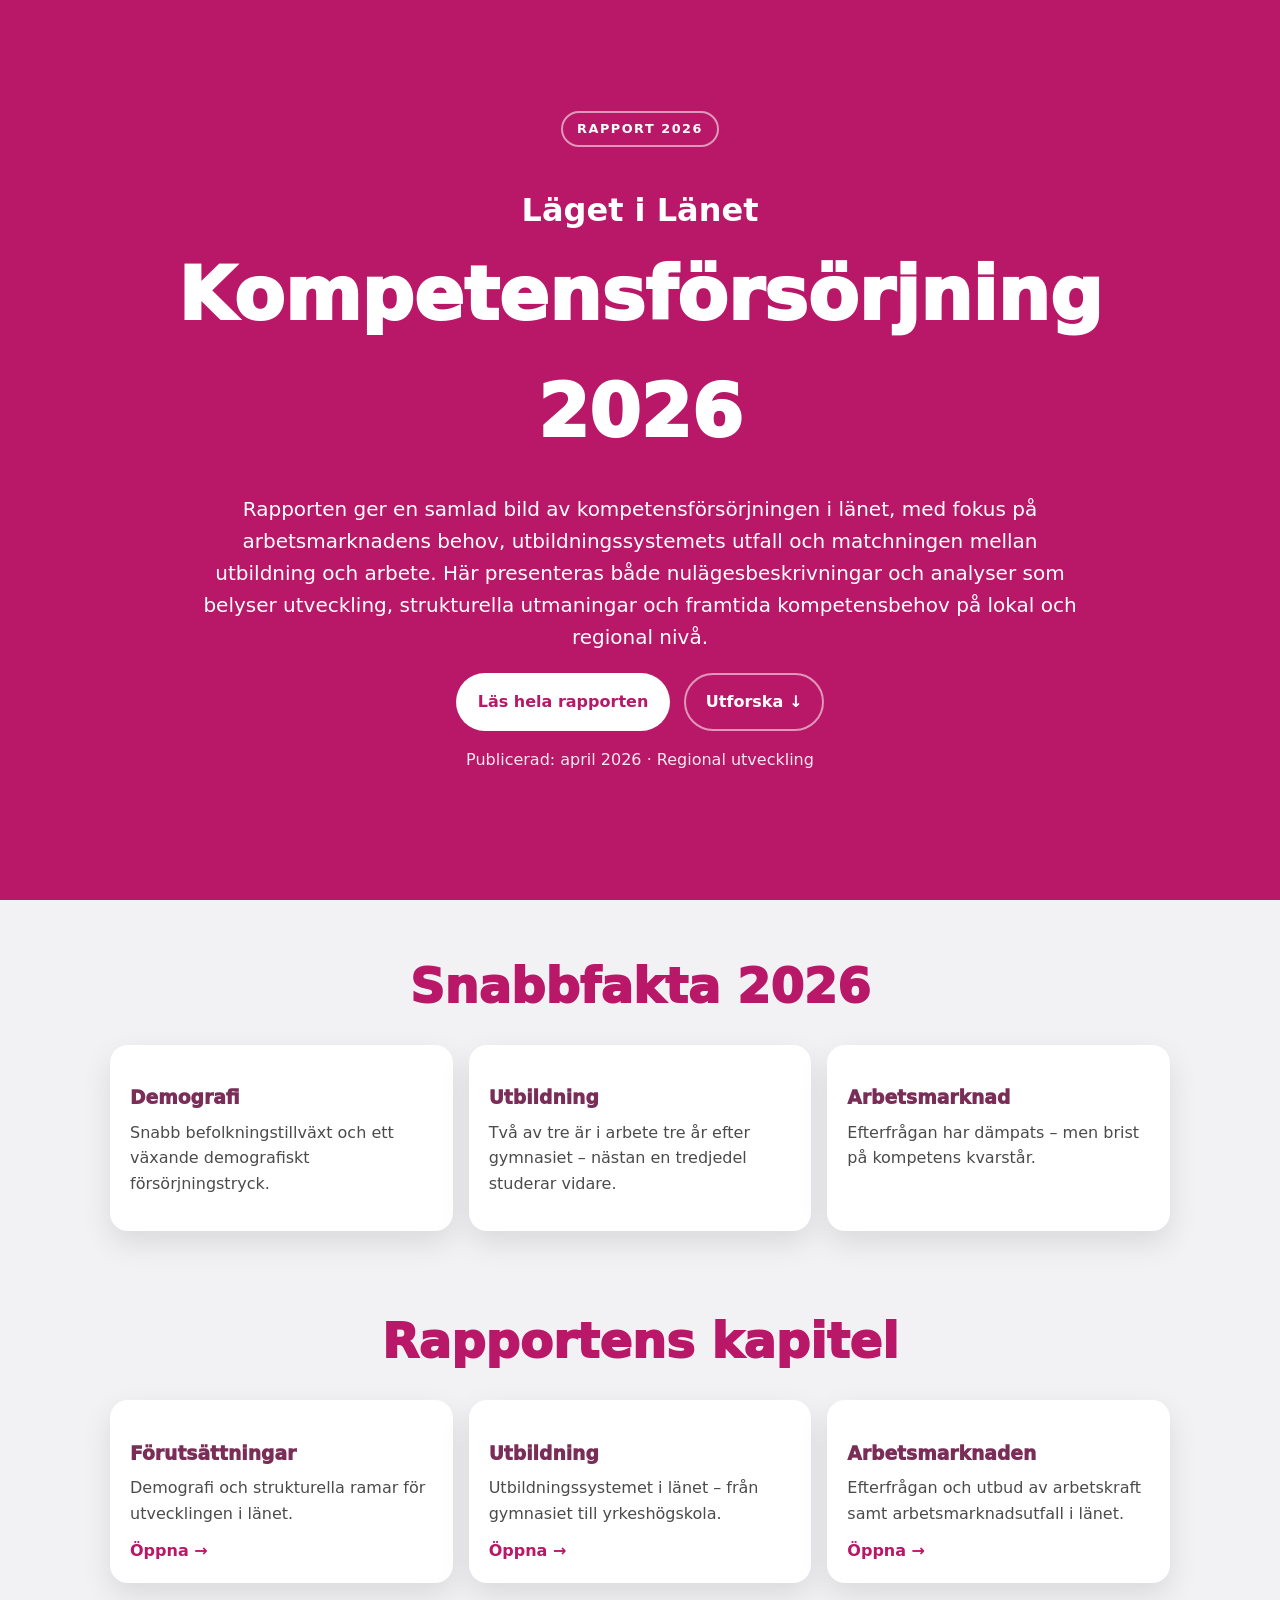
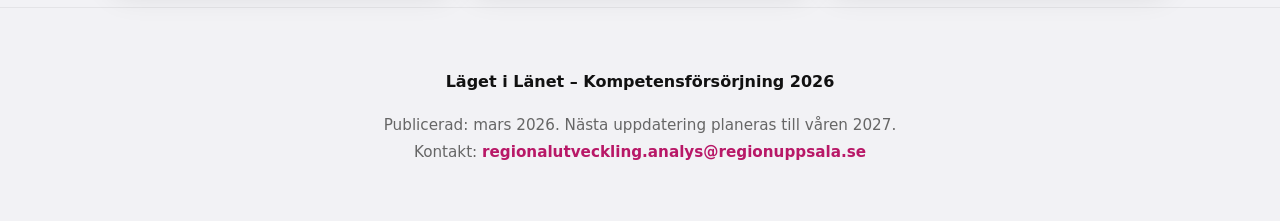
<file: index.html>
<!doctype html>
<html lang="sv">
<head>
  <meta charset="utf-8">
  <title>Läget i Länet – Kompetensförsörjning 2026</title>
  <meta name="viewport" content="width=device-width,initial-scale=1">

  <link rel="stylesheet" href="styles.css">
  <link rel="stylesheet" href="landing.css">
</head>

<body class="landing-clean">

  <!-- ===== HERO (helskärm, magenta) ===== -->
  <header class="hero-full" id="top">
    <div class="hero-inner">
      <p class="hero-tag">Rapport 2026</p>

      <h1>
        <span class="title-top">Läget i Länet</span>
        <span class="title-bottom">Kompetensförsörjning 2026</span>
      </h1>

      <p class="hero-lead">
        Rapporten ger en samlad bild av kompetensförsörjningen i länet, 
        med fokus på arbetsmarknadens behov, utbildningssystemets utfall och 
        matchningen mellan utbildning och arbete. Här presenteras både 
        nulägesbeskrivningar och analyser som belyser utveckling, strukturella 
        utmaningar och framtida kompetensbehov på lokal och regional nivå.
      </p>

      <div class="hero-cta">
        <a class="btn primary" href="Inledning.html">Läs hela rapporten</a>
        <a class="btn ghost" href="#snabbfakta">Utforska ↓</a>
      </div>

      <p class="hero-meta">
        Publicerad: april 2026 · Regional utveckling
      </p>
    </div>
  </header>

  <main>

    <!-- ===== SNABBFAKTA ===== -->
    <section class="section" id="snabbfakta">
      <div class="container">
        <h2 class="section-title">Snabbfakta 2026</h2>

        <div class="grid cards-mini">
          <article class="card">
            <h3>Demografi</h3>
            <p>Snabb befolkningstillväxt och ett växande demografiskt försörjningstryck.</p>
          </article>

          <article class="card">
            <h3>Utbildning</h3>
            <p>Två av tre är i arbete tre år efter gymnasiet – nästan en tredjedel studerar vidare.</p>
          </article>

          <article class="card">
            <h3>Arbetsmarknad</h3>
            <p>Efterfrågan har dämpats – men brist på kompetens kvarstår.</p>
          </article>
        </div>
      </div>
    </section>

    <!-- ===== RAPPORTENS DELAR ===== -->
    <section class="section" id="delar">
      <div class="container">
        <h2 class="section-title">Rapportens kapitel</h2>

        <div class="grid cards-parts">
          <article class="card part">
            <h3>Förutsättningar</h3>
            <p>Demografi och strukturella ramar för utvecklingen i länet.</p>
            <a class="link" href="Förutsättningar.html">Öppna →</a>
          </article>

          <article class="card part">
            <h3>Utbildning</h3>
            <p>Utbildningssystemet i länet – från gymnasiet till yrkeshögskola.</p>
            <a class="link" href="Utbildning_och_kompetensflöden.html">Öppna →</a>
          </article>

          <article class="card part">
            <h3>Arbetsmarknaden</h3>
            <p>Efterfrågan och utbud av arbetskraft samt arbetsmarknadsutfall i länet.</p>
            <a class="link" href="Arbetsmarknaden.html">Öppna →</a>
          </article>
        </div>
      </div>
    </section>


    <!-- ===== OM RAPPORTEN ===== -->
    <section class="text-section" id="om">
      <div class="container text-narrow">
        <h2 class="section-title"></h2>

        <p>
          <strong>Läget i Länet – Kompetensförsörjning 2026</strong>
        </p>

        <p class="meta">
          Publicerad: mars 2026. Nästa uppdatering planeras till våren 2027.<br>
          Kontakt: <a class="inline-link" href="mailto:regionalutveckling.analys@regionuppsala.se">regionalutveckling.analys@regionuppsala.se</a>
        </p>
      </div>
    </section>

  </main>

</body>
</html>
</file>
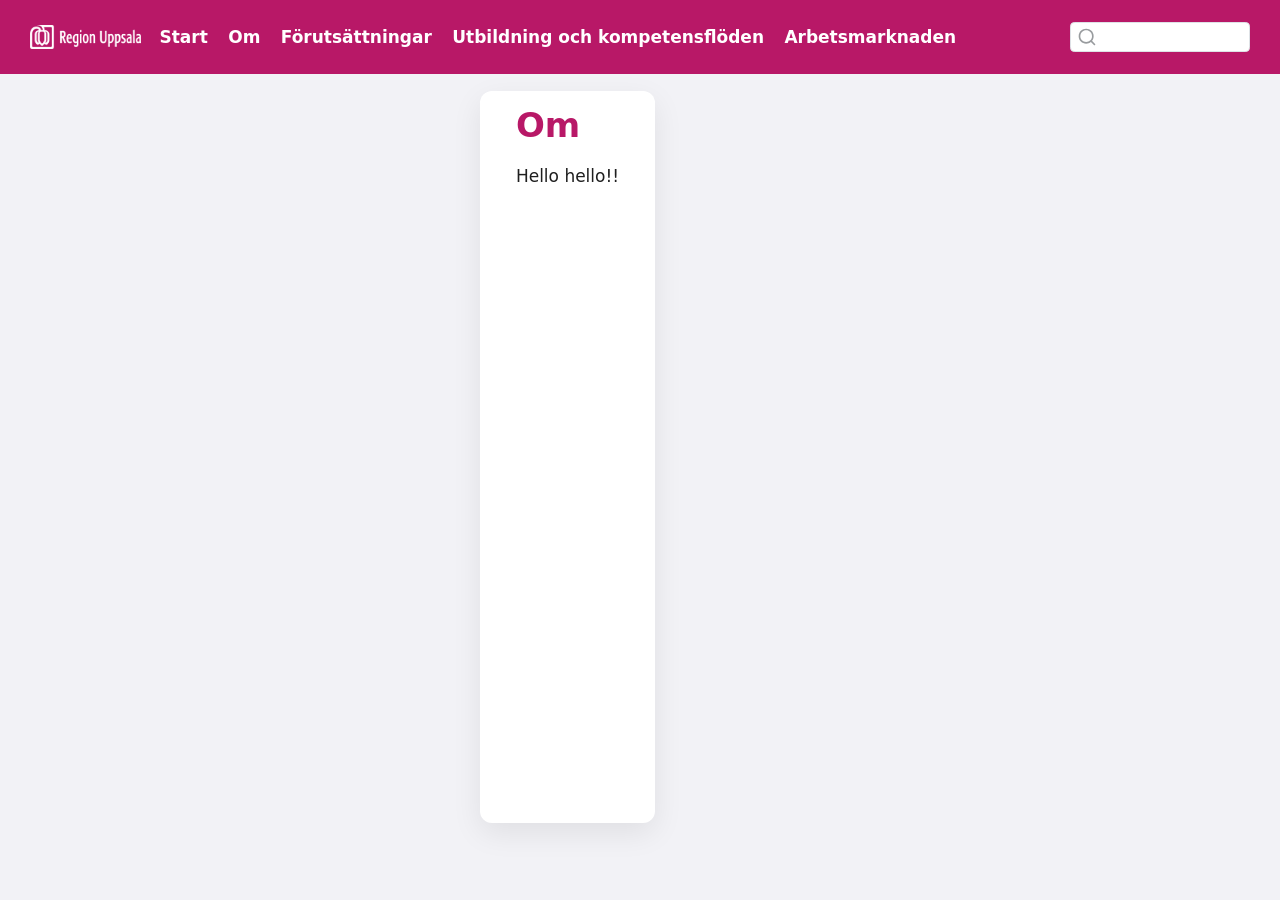
<file: Om.html>
<!DOCTYPE html>
<html xmlns="http://www.w3.org/1999/xhtml" lang="sv" xml:lang="sv"><head>

<meta charset="utf-8">
<meta name="generator" content="quarto-1.5.57">

<meta name="viewport" content="width=device-width, initial-scale=1.0, user-scalable=yes">


<title>Om</title>
<style>
code{white-space: pre-wrap;}
span.smallcaps{font-variant: small-caps;}
div.columns{display: flex; gap: min(4vw, 1.5em);}
div.column{flex: auto; overflow-x: auto;}
div.hanging-indent{margin-left: 1.5em; text-indent: -1.5em;}
ul.task-list{list-style: none;}
ul.task-list li input[type="checkbox"] {
  width: 0.8em;
  margin: 0 0.8em 0.2em -1em; /* quarto-specific, see https://github.com/quarto-dev/quarto-cli/issues/4556 */ 
  vertical-align: middle;
}
</style>


<script src="site_libs/quarto-nav/quarto-nav.js"></script>
<script src="site_libs/quarto-nav/headroom.min.js"></script>
<script src="site_libs/clipboard/clipboard.min.js"></script>
<script src="site_libs/quarto-search/autocomplete.umd.js"></script>
<script src="site_libs/quarto-search/fuse.min.js"></script>
<script src="site_libs/quarto-search/quarto-search.js"></script>
<meta name="quarto:offset" content="./">
<script src="site_libs/quarto-html/quarto.js"></script>
<script src="site_libs/quarto-html/popper.min.js"></script>
<script src="site_libs/quarto-html/tippy.umd.min.js"></script>
<script src="site_libs/quarto-html/anchor.min.js"></script>
<link href="site_libs/quarto-html/tippy.css" rel="stylesheet">
<link href="site_libs/quarto-html/quarto-syntax-highlighting.css" rel="stylesheet" id="quarto-text-highlighting-styles">
<script src="site_libs/bootstrap/bootstrap.min.js"></script>
<link href="site_libs/bootstrap/bootstrap-icons.css" rel="stylesheet">
<link href="site_libs/bootstrap/bootstrap.min.css" rel="stylesheet" id="quarto-bootstrap" data-mode="light">
<script id="quarto-search-options" type="application/json">{
  "location": "navbar",
  "copy-button": false,
  "collapse-after": 3,
  "panel-placement": "end",
  "type": "textbox",
  "limit": 50,
  "keyboard-shortcut": [
    "f",
    "/",
    "s"
  ],
  "language": {
    "search-no-results-text": "Inget resultat",
    "search-matching-documents-text": "matchande dokument",
    "search-copy-link-title": "Kopiera länk för att söka",
    "search-hide-matches-text": "Göm ytterligare resultat",
    "search-more-match-text": "annat resultat i detta dokument",
    "search-more-matches-text": "fler resultat i detta dokument",
    "search-clear-button-title": "Rensa",
    "search-text-placeholder": "",
    "search-detached-cancel-button-title": "Avbryt",
    "search-submit-button-title": "Verkställ",
    "search-label": "Sök"
  }
}</script>
<script>

function setView(containerId, viewName){

  const root = document.getElementById(containerId);

  if(!root) return;



  root.querySelectorAll("[data-view]").forEach(el => {

    el.style.display = "none";

  });



  root.querySelectorAll('[data-view="' + viewName + '"]').forEach(el => {

    el.style.display = "";

  });

}



function initViewSwitches(){

  document.querySelectorAll("[data-view-container]").forEach(root => {

    const sel = root.querySelector("select[data-view-select]");

    if (sel) {

      setView(root.id, sel.value);

      sel.addEventListener("change", () => setView(root.id, sel.value));

    }

  });

}



if (document.readyState === "loading") {

  document.addEventListener("DOMContentLoaded", initViewSwitches);

} else {

  initViewSwitches();

}

</script>



<link rel="stylesheet" href="styles.css">
</head>

<body class="nav-fixed">

<div id="quarto-search-results"></div>
  <header id="quarto-header" class="headroom fixed-top">
    <nav class="navbar navbar-expand-lg " data-bs-theme="dark">
      <div class="navbar-container container-fluid">
      <div class="navbar-brand-container mx-auto">
    <a href="index.html" class="navbar-brand navbar-brand-logo">
    <img src="./Logo/Region Uppsala_Logo_CMYK_Vit.png" alt="Region Uppsala" class="navbar-logo">
    </a>
  </div>
            <div id="quarto-search" class="" title="Sök"></div>
          <button class="navbar-toggler" type="button" data-bs-toggle="collapse" data-bs-target="#navbarCollapse" aria-controls="navbarCollapse" role="menu" aria-expanded="false" aria-label="Skifta navigering" onclick="if (window.quartoToggleHeadroom) { window.quartoToggleHeadroom(); }">
  <span class="navbar-toggler-icon"></span>
</button>
          <div class="collapse navbar-collapse" id="navbarCollapse">
            <ul class="navbar-nav navbar-nav-scroll me-auto">
  <li class="nav-item">
    <a class="nav-link" href="./index.html"> 
<span class="menu-text">Start</span></a>
  </li>  
  <li class="nav-item">
    <a class="nav-link" href="./Inledning.html"> 
<span class="menu-text">Om</span></a>
  </li>  
  <li class="nav-item">
    <a class="nav-link" href="./Förutsättningar.html"> 
<span class="menu-text">Förutsättningar</span></a>
  </li>  
  <li class="nav-item">
    <a class="nav-link" href="./Utbildning_och_kompetensflöden.html"> 
<span class="menu-text">Utbildning och kompetensflöden</span></a>
  </li>  
  <li class="nav-item">
    <a class="nav-link" href="./Arbetsmarknaden.html"> 
<span class="menu-text">Arbetsmarknaden</span></a>
  </li>  
</ul>
          </div> <!-- /navcollapse -->
            <div class="quarto-navbar-tools">
</div>
      </div> <!-- /container-fluid -->
    </nav>
</header>
<!-- content -->
<div id="quarto-content" class="quarto-container page-columns page-rows-contents page-layout-article page-navbar">
<!-- sidebar -->
<!-- margin-sidebar -->
    <div id="quarto-margin-sidebar" class="sidebar margin-sidebar zindex-bottom">
        
    </div>
<!-- main -->
<main class="content" id="quarto-document-content">

<header id="title-block-header" class="quarto-title-block default">
<div class="quarto-title">
<h1 class="title">Om</h1>
</div>



<div class="quarto-title-meta">

    
  
    
  </div>
  


</header>


<p>Hello hello!!</p>



</main> <!-- /main -->
<script id="quarto-html-after-body" type="application/javascript">
window.document.addEventListener("DOMContentLoaded", function (event) {
  const toggleBodyColorMode = (bsSheetEl) => {
    const mode = bsSheetEl.getAttribute("data-mode");
    const bodyEl = window.document.querySelector("body");
    if (mode === "dark") {
      bodyEl.classList.add("quarto-dark");
      bodyEl.classList.remove("quarto-light");
    } else {
      bodyEl.classList.add("quarto-light");
      bodyEl.classList.remove("quarto-dark");
    }
  }
  const toggleBodyColorPrimary = () => {
    const bsSheetEl = window.document.querySelector("link#quarto-bootstrap");
    if (bsSheetEl) {
      toggleBodyColorMode(bsSheetEl);
    }
  }
  toggleBodyColorPrimary();  
  const icon = "";
  const anchorJS = new window.AnchorJS();
  anchorJS.options = {
    placement: 'right',
    icon: icon
  };
  anchorJS.add('.anchored');
  const isCodeAnnotation = (el) => {
    for (const clz of el.classList) {
      if (clz.startsWith('code-annotation-')) {                     
        return true;
      }
    }
    return false;
  }
  const onCopySuccess = function(e) {
    // button target
    const button = e.trigger;
    // don't keep focus
    button.blur();
    // flash "checked"
    button.classList.add('code-copy-button-checked');
    var currentTitle = button.getAttribute("title");
    button.setAttribute("title", "Kopierat!");
    let tooltip;
    if (window.bootstrap) {
      button.setAttribute("data-bs-toggle", "tooltip");
      button.setAttribute("data-bs-placement", "left");
      button.setAttribute("data-bs-title", "Kopierat!");
      tooltip = new bootstrap.Tooltip(button, 
        { trigger: "manual", 
          customClass: "code-copy-button-tooltip",
          offset: [0, -8]});
      tooltip.show();    
    }
    setTimeout(function() {
      if (tooltip) {
        tooltip.hide();
        button.removeAttribute("data-bs-title");
        button.removeAttribute("data-bs-toggle");
        button.removeAttribute("data-bs-placement");
      }
      button.setAttribute("title", currentTitle);
      button.classList.remove('code-copy-button-checked');
    }, 1000);
    // clear code selection
    e.clearSelection();
  }
  const getTextToCopy = function(trigger) {
      const codeEl = trigger.previousElementSibling.cloneNode(true);
      for (const childEl of codeEl.children) {
        if (isCodeAnnotation(childEl)) {
          childEl.remove();
        }
      }
      return codeEl.innerText;
  }
  const clipboard = new window.ClipboardJS('.code-copy-button:not([data-in-quarto-modal])', {
    text: getTextToCopy
  });
  clipboard.on('success', onCopySuccess);
  if (window.document.getElementById('quarto-embedded-source-code-modal')) {
    // For code content inside modals, clipBoardJS needs to be initialized with a container option
    // TODO: Check when it could be a function (https://github.com/zenorocha/clipboard.js/issues/860)
    const clipboardModal = new window.ClipboardJS('.code-copy-button[data-in-quarto-modal]', {
      text: getTextToCopy,
      container: window.document.getElementById('quarto-embedded-source-code-modal')
    });
    clipboardModal.on('success', onCopySuccess);
  }
    var localhostRegex = new RegExp(/^(?:http|https):\/\/localhost\:?[0-9]*\//);
    var mailtoRegex = new RegExp(/^mailto:/);
      var filterRegex = new RegExp('/' + window.location.host + '/');
    var isInternal = (href) => {
        return filterRegex.test(href) || localhostRegex.test(href) || mailtoRegex.test(href);
    }
    // Inspect non-navigation links and adorn them if external
 	var links = window.document.querySelectorAll('a[href]:not(.nav-link):not(.navbar-brand):not(.toc-action):not(.sidebar-link):not(.sidebar-item-toggle):not(.pagination-link):not(.no-external):not([aria-hidden]):not(.dropdown-item):not(.quarto-navigation-tool):not(.about-link)');
    for (var i=0; i<links.length; i++) {
      const link = links[i];
      if (!isInternal(link.href)) {
        // undo the damage that might have been done by quarto-nav.js in the case of
        // links that we want to consider external
        if (link.dataset.originalHref !== undefined) {
          link.href = link.dataset.originalHref;
        }
      }
    }
  function tippyHover(el, contentFn, onTriggerFn, onUntriggerFn) {
    const config = {
      allowHTML: true,
      maxWidth: 500,
      delay: 100,
      arrow: false,
      appendTo: function(el) {
          return el.parentElement;
      },
      interactive: true,
      interactiveBorder: 10,
      theme: 'quarto',
      placement: 'bottom-start',
    };
    if (contentFn) {
      config.content = contentFn;
    }
    if (onTriggerFn) {
      config.onTrigger = onTriggerFn;
    }
    if (onUntriggerFn) {
      config.onUntrigger = onUntriggerFn;
    }
    window.tippy(el, config); 
  }
  const noterefs = window.document.querySelectorAll('a[role="doc-noteref"]');
  for (var i=0; i<noterefs.length; i++) {
    const ref = noterefs[i];
    tippyHover(ref, function() {
      // use id or data attribute instead here
      let href = ref.getAttribute('data-footnote-href') || ref.getAttribute('href');
      try { href = new URL(href).hash; } catch {}
      const id = href.replace(/^#\/?/, "");
      const note = window.document.getElementById(id);
      if (note) {
        return note.innerHTML;
      } else {
        return "";
      }
    });
  }
  const xrefs = window.document.querySelectorAll('a.quarto-xref');
  const processXRef = (id, note) => {
    // Strip column container classes
    const stripColumnClz = (el) => {
      el.classList.remove("page-full", "page-columns");
      if (el.children) {
        for (const child of el.children) {
          stripColumnClz(child);
        }
      }
    }
    stripColumnClz(note)
    if (id === null || id.startsWith('sec-')) {
      // Special case sections, only their first couple elements
      const container = document.createElement("div");
      if (note.children && note.children.length > 2) {
        container.appendChild(note.children[0].cloneNode(true));
        for (let i = 1; i < note.children.length; i++) {
          const child = note.children[i];
          if (child.tagName === "P" && child.innerText === "") {
            continue;
          } else {
            container.appendChild(child.cloneNode(true));
            break;
          }
        }
        if (window.Quarto?.typesetMath) {
          window.Quarto.typesetMath(container);
        }
        return container.innerHTML
      } else {
        if (window.Quarto?.typesetMath) {
          window.Quarto.typesetMath(note);
        }
        return note.innerHTML;
      }
    } else {
      // Remove any anchor links if they are present
      const anchorLink = note.querySelector('a.anchorjs-link');
      if (anchorLink) {
        anchorLink.remove();
      }
      if (window.Quarto?.typesetMath) {
        window.Quarto.typesetMath(note);
      }
      // TODO in 1.5, we should make sure this works without a callout special case
      if (note.classList.contains("callout")) {
        return note.outerHTML;
      } else {
        return note.innerHTML;
      }
    }
  }
  for (var i=0; i<xrefs.length; i++) {
    const xref = xrefs[i];
    tippyHover(xref, undefined, function(instance) {
      instance.disable();
      let url = xref.getAttribute('href');
      let hash = undefined; 
      if (url.startsWith('#')) {
        hash = url;
      } else {
        try { hash = new URL(url).hash; } catch {}
      }
      if (hash) {
        const id = hash.replace(/^#\/?/, "");
        const note = window.document.getElementById(id);
        if (note !== null) {
          try {
            const html = processXRef(id, note.cloneNode(true));
            instance.setContent(html);
          } finally {
            instance.enable();
            instance.show();
          }
        } else {
          // See if we can fetch this
          fetch(url.split('#')[0])
          .then(res => res.text())
          .then(html => {
            const parser = new DOMParser();
            const htmlDoc = parser.parseFromString(html, "text/html");
            const note = htmlDoc.getElementById(id);
            if (note !== null) {
              const html = processXRef(id, note);
              instance.setContent(html);
            } 
          }).finally(() => {
            instance.enable();
            instance.show();
          });
        }
      } else {
        // See if we can fetch a full url (with no hash to target)
        // This is a special case and we should probably do some content thinning / targeting
        fetch(url)
        .then(res => res.text())
        .then(html => {
          const parser = new DOMParser();
          const htmlDoc = parser.parseFromString(html, "text/html");
          const note = htmlDoc.querySelector('main.content');
          if (note !== null) {
            // This should only happen for chapter cross references
            // (since there is no id in the URL)
            // remove the first header
            if (note.children.length > 0 && note.children[0].tagName === "HEADER") {
              note.children[0].remove();
            }
            const html = processXRef(null, note);
            instance.setContent(html);
          } 
        }).finally(() => {
          instance.enable();
          instance.show();
        });
      }
    }, function(instance) {
    });
  }
      let selectedAnnoteEl;
      const selectorForAnnotation = ( cell, annotation) => {
        let cellAttr = 'data-code-cell="' + cell + '"';
        let lineAttr = 'data-code-annotation="' +  annotation + '"';
        const selector = 'span[' + cellAttr + '][' + lineAttr + ']';
        return selector;
      }
      const selectCodeLines = (annoteEl) => {
        const doc = window.document;
        const targetCell = annoteEl.getAttribute("data-target-cell");
        const targetAnnotation = annoteEl.getAttribute("data-target-annotation");
        const annoteSpan = window.document.querySelector(selectorForAnnotation(targetCell, targetAnnotation));
        const lines = annoteSpan.getAttribute("data-code-lines").split(",");
        const lineIds = lines.map((line) => {
          return targetCell + "-" + line;
        })
        let top = null;
        let height = null;
        let parent = null;
        if (lineIds.length > 0) {
            //compute the position of the single el (top and bottom and make a div)
            const el = window.document.getElementById(lineIds[0]);
            top = el.offsetTop;
            height = el.offsetHeight;
            parent = el.parentElement.parentElement;
          if (lineIds.length > 1) {
            const lastEl = window.document.getElementById(lineIds[lineIds.length - 1]);
            const bottom = lastEl.offsetTop + lastEl.offsetHeight;
            height = bottom - top;
          }
          if (top !== null && height !== null && parent !== null) {
            // cook up a div (if necessary) and position it 
            let div = window.document.getElementById("code-annotation-line-highlight");
            if (div === null) {
              div = window.document.createElement("div");
              div.setAttribute("id", "code-annotation-line-highlight");
              div.style.position = 'absolute';
              parent.appendChild(div);
            }
            div.style.top = top - 2 + "px";
            div.style.height = height + 4 + "px";
            div.style.left = 0;
            let gutterDiv = window.document.getElementById("code-annotation-line-highlight-gutter");
            if (gutterDiv === null) {
              gutterDiv = window.document.createElement("div");
              gutterDiv.setAttribute("id", "code-annotation-line-highlight-gutter");
              gutterDiv.style.position = 'absolute';
              const codeCell = window.document.getElementById(targetCell);
              const gutter = codeCell.querySelector('.code-annotation-gutter');
              gutter.appendChild(gutterDiv);
            }
            gutterDiv.style.top = top - 2 + "px";
            gutterDiv.style.height = height + 4 + "px";
          }
          selectedAnnoteEl = annoteEl;
        }
      };
      const unselectCodeLines = () => {
        const elementsIds = ["code-annotation-line-highlight", "code-annotation-line-highlight-gutter"];
        elementsIds.forEach((elId) => {
          const div = window.document.getElementById(elId);
          if (div) {
            div.remove();
          }
        });
        selectedAnnoteEl = undefined;
      };
        // Handle positioning of the toggle
    window.addEventListener(
      "resize",
      throttle(() => {
        elRect = undefined;
        if (selectedAnnoteEl) {
          selectCodeLines(selectedAnnoteEl);
        }
      }, 10)
    );
    function throttle(fn, ms) {
    let throttle = false;
    let timer;
      return (...args) => {
        if(!throttle) { // first call gets through
            fn.apply(this, args);
            throttle = true;
        } else { // all the others get throttled
            if(timer) clearTimeout(timer); // cancel #2
            timer = setTimeout(() => {
              fn.apply(this, args);
              timer = throttle = false;
            }, ms);
        }
      };
    }
      // Attach click handler to the DT
      const annoteDls = window.document.querySelectorAll('dt[data-target-cell]');
      for (const annoteDlNode of annoteDls) {
        annoteDlNode.addEventListener('click', (event) => {
          const clickedEl = event.target;
          if (clickedEl !== selectedAnnoteEl) {
            unselectCodeLines();
            const activeEl = window.document.querySelector('dt[data-target-cell].code-annotation-active');
            if (activeEl) {
              activeEl.classList.remove('code-annotation-active');
            }
            selectCodeLines(clickedEl);
            clickedEl.classList.add('code-annotation-active');
          } else {
            // Unselect the line
            unselectCodeLines();
            clickedEl.classList.remove('code-annotation-active');
          }
        });
      }
  const findCites = (el) => {
    const parentEl = el.parentElement;
    if (parentEl) {
      const cites = parentEl.dataset.cites;
      if (cites) {
        return {
          el,
          cites: cites.split(' ')
        };
      } else {
        return findCites(el.parentElement)
      }
    } else {
      return undefined;
    }
  };
  var bibliorefs = window.document.querySelectorAll('a[role="doc-biblioref"]');
  for (var i=0; i<bibliorefs.length; i++) {
    const ref = bibliorefs[i];
    const citeInfo = findCites(ref);
    if (citeInfo) {
      tippyHover(citeInfo.el, function() {
        var popup = window.document.createElement('div');
        citeInfo.cites.forEach(function(cite) {
          var citeDiv = window.document.createElement('div');
          citeDiv.classList.add('hanging-indent');
          citeDiv.classList.add('csl-entry');
          var biblioDiv = window.document.getElementById('ref-' + cite);
          if (biblioDiv) {
            citeDiv.innerHTML = biblioDiv.innerHTML;
          }
          popup.appendChild(citeDiv);
        });
        return popup.innerHTML;
      });
    }
  }
});
</script>
</div> <!-- /content -->




</body></html>
</file>
<file: styles.css>
/* =========================================================
   TEMA FÖR RAPPORTEN (layout, färger, typografi)
   ========================================================= */

/* ==== Tema-variabler (behåll gärna) ==== */
:root{
  --accent:#B81867;
  --accent-2:#a61c6e;
  --text:#1f1f1f;
  --muted:#666;
  --bg:#ffffff;
  --bg-soft:#f3dce8;
  --border:#e6e6e6;

  /* övergripande maxbredd kan vara kvar om du vill, men styr nu mest bakgrunden */
  --maxw:1200px;

  /* DEN HÄR styr bredden på själva vita "kortet" = samma på alla .qmd */
  --contentw:1100px;
}

/* Bas */
*{ box-sizing:border-box; }
html,body{ margin:0; padding:0; }
body{
  font-family:system-ui,-apple-system,Segoe UI,Roboto,Arial,sans-serif;
  color:var(--text);
  background:#f2f2f6;
  line-height:1.6;
}

/* ==== HEADER / NAVBAR (Quarto) ==== */
#quarto-header .navbar{
  background:#B81867 !important;
}
#quarto-header .navbar .navbar-brand,
#quarto-header .navbar .nav-link{
  color:#fff !important;
  font-weight:700;
}
#quarto-header .navbar .nav-link.active,
#quarto-header .navbar .nav-link:hover,
#quarto-header .navbar .nav-link:focus{
  color:#fff !important;
  text-decoration:underline;
}
#quarto-header .navbar-toggler{
  border-color:rgba(255,255,255,.6);
}
#quarto-header .navbar-toggler-icon{
  filter:invert(1) grayscale(1);
}

/* Låt själva Quarto-grid fylla bredden (ingen smal container) */
.quarto-container{
  max-width: 100%;
}

/* (valfritt: om du vill ha en svag maxbredd på hela sidan)
.page-columns{
  max-width: var(--maxw);
  margin-left:auto;
  margin-right:auto;
}
*/

/* ==== SIDEBAR ==== */
#quarto-sidebar{
  background:var(--bg-soft);
  border-right:2px solid var(--border);
}
#quarto-sidebar .sidebar-menu-container{
  padding:1rem;
}
#quarto-sidebar a{
  color:#5a3ab6;
  text-decoration:underline;
  text-underline-offset:2px;
}
#quarto-sidebar a:hover{ text-decoration:none; }

/* ==== TOC i marginal ==== */
#quarto-margin-sidebar .active > a,
#quarto-margin-sidebar a.active{
  font-weight:700; color:var(--accent);
}

/* ==== INNEHÅLL / body === */
.page-columns .content{
  background:#fff;
  border-radius:12px;
  box-shadow:0 10px 30px rgba(0,0,0,.08);
  padding:28px 36px;

  /* Samma bredd på alla .qmd – bara ändra var(--contentw) i :root */
  max-width: var(--contentw);
  margin-left:auto;
  margin-right:auto;
}

/* Typografi */
.page-columns .content h1.title{
  color:var(--accent);
  font-weight:900;
}
h2{
  color:var(--accent);
  font-size:1.6rem;
  margin:2rem 0 .5rem 0;
  font-weight:800;
}
h3{
  color:#7a2d57;
  margin:1.2rem 0 .3rem 0;
  font-weight:700;
}
h2 + p,
h3 + p{
  margin-top:.4rem;
}
p{ margin:1rem 0; }
a{ color:#2a55cc; }
a:hover{ text-decoration:none; }
hr{
  border:0;
  border-top:1px solid var(--border);
  margin:1.5rem 0;
}
ul,ol{ padding-left:1.25rem; }
li{ margin:.35rem 0; }
img{ max-width:100%; height:auto; }
pre,code{
  font-family:ui-monospace,SFMono-Regular,Menlo,Consolas,monospace;
}
pre{
  background:#f7f7f7;
  border:1px solid #ececec;
  border-radius:8px;
  padding:.85rem;
  overflow:auto;
}

/* ==== Minska gapet efter titel ==== */
.quarto-title-block{ margin-bottom:.5rem !important; }
.content > :first-child{ margin-top:0 !important; }

/* ==== Panel-tabset ==== */
.panel-tabset > .nav-tabs{
  border-bottom:1px solid #dee2e6;
  margin-bottom:1rem;
  gap:.5rem;
}
.panel-tabset > .nav-tabs .nav-link{
  padding:.5rem .75rem;
  border:1px solid transparent;
  border-radius:.375rem .375rem 0 0;
}
.panel-tabset > .nav-tabs .nav-link.active{
  border-color:#dee2e6 #dee2e6 #fff;
  background:#fff;
}

/* ==== Footer ==== */
.page-columns .content .page-footer{
  margin-top:3rem;
  padding-top:1rem;
  border-top:1px solid var(--border);
  color:var(--muted);
  font-size:.95rem;
}

/* ==== Responsive ==== */
@media (max-width: 992px){
  .page-columns .content{
    padding:20px 18px;
    border-radius:10px;
  }
}

/* ==== fig centrerad ==== */
.figure-center {
  display: block;
  margin-left: auto;
  margin-right: auto;
}

/* =========================================================
   DOWNLOAD-KNAPP
   ========================================================= */

.download-dropdown {
  position: relative;
  display: inline-block;
}

.download-btn {
  background-color: #0066CC;
  color: white;
  padding: 6px 12px;
  font-size: 0.85rem;
  border-radius: 4px;
  font-weight: 500;
  cursor: pointer;
  box-shadow: 0 1px 3px rgba(0,0,0,0.15);
  white-space: nowrap;
}

.download-menu {
  display: none;
  position: absolute;
  right: 0;
  background-color: white;
  border: 1px solid #ccc;
  border-radius: 4px;
  box-shadow: 0 2px 6px rgba(0,0,0,0.15);
  z-index: 1000;
}

.download-menu a {
  display: block;
  padding: 4px 10px;
  font-size: 0.85rem;
  color: #333;
  text-decoration: none;
  white-space: nowrap;
}

.download-menu a:hover {
  background-color: #f2f2f2;
}

.download-dropdown:hover .download-menu {
  display: block;
}

.download-wrap{
  margin-top: 0.5rem;
  display: flex;
  justify-content: flex-end; /* höger */
  width: 100%;
}

/* =========================================================
   MATCHNING – DROPDOWN-SWITCH
   ========================================================= */

.matching-switch {
  display: flex;
  justify-content: flex-end;
  gap: .5rem;
  margin: .5rem 0 1rem 0;
}

.matching-switch label {
  font-size: .9rem;
  color: #444;
}

.matching-switch select {
  font-size: .9rem;
  padding: .25rem .5rem;
  border-radius: 6px;
  border: 1px solid #ccc;
  background: white;
}

/* =========================================================
   KPI-RUTOR + SEKTIONS-KORT + FLODESKORT
   ========================================================= */

/* ==== KPI boxes ==== */

/* Rad-variant (flex) – om du vill använda den någonstans */
.kpi-row {
  display:flex;
  gap:1rem;
  margin:1rem 0;
  flex-wrap:wrap;
}
.kpi-row .kpi {
  flex:1 1 220px;
}

/* Grid-variant (rekommenderas) */
.kpi-grid{
  display:grid;
  grid-template-columns: repeat(2, minmax(260px, 1fr)); /* två kolumner */
  gap: 1rem;
  margin: 1rem 0;
}
@media (max-width: 720px){
  .kpi-grid{ grid-template-columns: 1fr; }
}

.kpi{
  background:#f8f9fa;
  border:1px solid #e9ecef;
  border-radius:14px;
  padding:1rem 1.25rem;
  box-shadow:0 2px 12px rgba(0,0,0,.06);
}
.kpi .kpi-label{
  text-transform:uppercase;
  font-size:.8rem;
  letter-spacing:.04em;
  color:#6c757d;
  margin-bottom:.25rem;
}
.kpi .kpi-value{
  font-size:1.9rem;
  font-weight:800;
  line-height:1.1;
}
.kpi .kpi-sub{
  font-size:.95rem;
  color:#6c757d;
  margin-top:.2rem;
}

/* ==== Sektion / Card – runt KPI + graf ==== */

.section-card{
  background:#fff;
  border:1px solid #e9ecef;
  border-radius:16px;
  box-shadow:0 6px 20px rgba(0,0,0,.06);
  padding:1.25rem;
  margin:1rem 0 2rem;
}
.section-card .card-header{
  display:flex;
  align-items:baseline;
  justify-content:space-between;
  gap:1rem;
  margin-bottom:1rem;
  border-bottom:1px solid #f0f2f4;
  padding-bottom:.5rem;
}
.section-card .card-title{
  font-size:1.25rem;           /* h4-ish */
  font-weight:700;
  margin:0;
}
.section-card .chart{
  margin-top:.5rem;
}

/* Frivillig klass om du vill styla mellanrubriken i texten */
.section-title{
  margin-top:.5rem;
}

/* ==== Flödeskort / pilar (om du använder flow-visualisering) ==== */

.flow-card{
  background:#fff;
  border:1px solid #e9ecef;
  border-radius:16px;
  box-shadow:0 6px 20px rgba(0,0,0,.06);
  padding:16px;
  margin:16px 0;
}
.flow-grid{
  display:grid;
  grid-template-columns:1fr auto 1fr;
  gap:16px;
  align-items:center;
}
.kpi-box{
  background:#6e0d57;
  color:#fff;
  border-radius:12px;
  padding:14px 18px;
  box-shadow:0 2px 10px rgba(0,0,0,.08);
}
.kpi-box .label{
  text-transform:uppercase;
  font-size:.85rem;
  opacity:.9;
}
.kpi-box .value{
  font-size:1.6rem;
  font-weight:800;
  line-height:1;
  margin-top:.2rem;
}
.kpi-box .sub{
  font-size:.9rem;
  opacity:.9;
}

.pill{
  background:#f8f9fa;
  border:1px solid #e9ecef;
  border-radius:12px;
  padding:12px 14px;
  width:260px;
}
.pill-title{
  font-weight:800;
  margin-bottom:.35rem;
}
.pill ul{
  list-style:none;
  padding:0;
  margin:0;
  font-size:.95rem;
}
.pill li strong{
  font-weight:800;
}

.svg-wrap{
  width:220px;
  height:120px;
}
.arrow-red{
  stroke:#e03131;
  fill:none;
  stroke-width:3;
  marker-end:url(#arrowHeadRed);
}
.arrow-green{
  stroke:#2f9e44;
  fill:none;
  stroke-width:3;
  marker-end:url(#arrowHeadGreen);
}
.note{
  font-size:.9rem;
  color:#666;
  margin-top:.35rem;
}

@media (max-width:900px){
  .flow-grid{
    grid-template-columns:1fr;
  }
  .svg-wrap{
    display:none; /* göm pilar på mobil om du vill */
  }
}


/* =====================================================
   Floating kontakt-widget (chatt-ikon + kontaktbox)
   ===================================================== */

/* Yttersta behållaren som håller både knapp och ruta */
.contact-widget {
  position: fixed;          /* Ligger fast på skärmen även vid scroll */
  right: 20px;              /* Avstånd från högerkanten */
  bottom: 20px;             /* Avstånd från nederkanten */
  z-index: 10000;            /* Säkerställer att den ligger över annat innehåll */
  
  user-select: none;        /* Förhindrar att text utanför rutan markeras */
}


/* Den runda chatt-knappen (💬) */
.contact-button {
  width: 58px;              /* Knappens bredd */
  height: 58px;             /* Knappens höjd */
  border-radius: 50%;       /* Gör knappen helt rund */
  background: var(--accent);/* Färg från temavariabel */
  color: #fff;              /* Vit ikon/text */
  display: flex;            /* Centrerar innehållet */
  align-items: center;      /* Vertikal centrering */
  justify-content: center;  /* Horisontell centrering */
  font-size: 2rem;          /* Storlek på 💬-ikonen */
  cursor: pointer;          /* Visar att knappen är klickbar */
  box-shadow: 0 6px 16px rgba(0,0,0,.2); /* Skugga för “flytande” känsla */
  
  user-select: none;        /* Förhindrar textmarkering på knappen */
}

/* Själva kontakt-rutan (dold tills man klickar) */
.contact-widget .floating-contact-box {
  display: none;            /* Dold som standard */
  position: absolute;       /* Positioneras relativt .contact-widget */
  bottom: 75px;             /* Placeras ovanför chatt-knappen */
  right: 0;                 /* Högerjusterad mot knappen */
  width: 360px;             /* Bredd på rutan */
  min-height: 50px;         /* valfri minhöjd */
  padding: 14px 14px;       /* Inre marginaler */
  background: #fff;         /* Vit bakgrund */
  border: 1px solid var(--border); /* Diskret ram */
  border-radius: 10px;      /* Rundade hörn */
  padding-left: 16px;
  padding-right: 16px;
  box-shadow: 0 6px 16px rgba(0,0,0,.12); /* Skugga */
  font-size: 1rem;          /* Textstorlek */
  line-height: 1.4;         /* Radavstånd */
  color: var(--text);       /* Textfärg från tema */
  z-index: 1000000;
  
  user-select: text;        /* Tillåter markering och kopiering av text */
  cursor: text;             /* Visar textmarkör vid hover */
  overflow: visible;       /* Stoppar markering utanför */
  contain: layout paint;  /* Isolerar rutan från övrig layout */
  pointer-events: auto;
}


/* Den osynliga checkboxen som styr öppna/stäng */
#contact-toggle {
  position: absolute;       /* Tas ur flödet */
  opacity: 0;               /* Helt osynlig */
  pointer-events: none;     /* Går inte att klicka direkt */
}

/* När checkboxen är ikryssad → visa kontakt-rutan */
#contact-toggle:checked ~ .floating-contact-box {
  display: block;
}


/* Enkel fade-in-animation när rutan visas */
.contact-widget .floating-contact-box {
  animation: fadeIn .2s ease-out;
}

/* Definition av fade-in-animationen */
@keyframes fadeIn {
  from {
    opacity: 0;
    transform: translateY(5px);
  }
  to {
    opacity: 1;
    transform: translateY(0);
  }
}

/* Dölj hela widgeten på små skärmar (mobil) */
@media (max-width: 768px) {
  .contact-widget {
    display: none;
  }
}
</file>
<file: landing.css>
/* =========================================================
   landing.css – stil för den fristående startsidan (index.html)
   ========================================================= */

/* Färger */
:root{
  --magenta: #B81867;
  --bg: #f2f2f5;
  --card: #ffffff;
  --text: #111;
  --muted: #4b4b4b;
  --line: #e3e3ea;
  --shadow: 0 12px 30px rgba(0,0,0,.10);
  --radius: 18px;
  --maxw: 1100px;
}

html { scroll-behavior: smooth; }

body.landing-clean{
  margin:0;
  background: var(--bg);
  color: var(--text);
  font-family: system-ui, -apple-system, Segoe UI, Roboto, Arial, sans-serif;
}

/* Layout */
.container{
  max-width: var(--maxw);
  margin: 0 auto;
  padding: 0 1.25rem;
}

.section{
  padding: 3rem 0 1.5rem;
}

.text-section{
  padding: 2.5rem 0;
  border-top: 1px solid rgba(0,0,0,.06);
}

.text-narrow{
  max-width: 880px;
}

.section-title{
  margin: 0 0 1.25rem 0;
  text-align: center;
  font-size: clamp(2rem, 4vw, 3rem);
  font-weight: 950;
  color: var(--magenta);
}

/* HERO */
.hero-full{
  background: var(--magenta);
  color: #fff;
  min-height: 100vh;
  display: grid;
  place-items: center;
  text-align: center;
  padding: 3.5rem 1.25rem 4.5rem;
}

.hero-inner{
  max-width: 980px;
}

.hero-tag{
  display: inline-block;
  border: 2px solid rgba(255,255,255,.55);
  border-radius: 999px;
  padding: .35rem .85rem;
  font-weight: 850;
  letter-spacing: .12em;
  text-transform: uppercase;
  font-size: .8rem;
  margin-bottom: 1rem;
}

.title-top{
  font-size: clamp(1.3rem, 2.5vw, 2rem);
  font-weight: 850;
}

.title-bottom{
  font-size: clamp(2.6rem, 6vw, 4.6rem);
  font-weight: 950;
}

.hero-lead{
  max-width: 70ch;
  margin: 1.25rem auto;
  font-size: clamp(1rem, 2vw, 1.25rem);
  line-height: 1.6;
}

.hero-cta{
  display:flex;
  justify-content:center;
  gap:.85rem;
  flex-wrap:wrap;
}

.btn{
  padding:.9rem 1.25rem;
  border-radius:999px;
  font-weight:900;
  border:2px solid rgba(255,255,255,.55);
  text-decoration:none;
}

.btn.primary{
  background:#fff;
  color:var(--magenta);
}

.btn.ghost{
  color:#fff;
}

.hero-meta{
  margin-top:1rem;
  opacity:.9;
}

/* Cards */
.grid{
  display:grid;
  gap:1rem;
}

.cards-mini{
  grid-template-columns:repeat(auto-fit,minmax(260px,1fr));
}

.cards-parts{
  grid-template-columns:repeat(auto-fit,minmax(280px,1fr));
}

.card{
  background:var(--card);
  border-radius:var(--radius);
  box-shadow:var(--shadow);
  padding:1.2rem 1.25rem;
}

.card h3{
  margin-bottom:.4rem;
  font-weight:950;
}

.card p{
  color:var(--muted);
  line-height:1.6;
}

.part p{
  margin-bottom:.75rem;
}

.link{
  color:var(--magenta);
  font-weight:900;
  text-decoration:none;
}

.link:hover{
  text-decoration:underline;
}

/* Text sections */
.text-section p{
  text-align:center;
  line-height:1.75;
}

.meta{
  color:#666;
  font-size:.95rem;
}

.inline-link{
  color:var(--magenta);
  font-weight:800;
  text-decoration:none;
}

.inline-link:hover{
  text-decoration:underline;
}
</file>
<file: site_libs/quarto-html/tippy.css>
.tippy-box[data-animation=fade][data-state=hidden]{opacity:0}[data-tippy-root]{max-width:calc(100vw - 10px)}.tippy-box{position:relative;background-color:#333;color:#fff;border-radius:4px;font-size:14px;line-height:1.4;white-space:normal;outline:0;transition-property:transform,visibility,opacity}.tippy-box[data-placement^=top]>.tippy-arrow{bottom:0}.tippy-box[data-placement^=top]>.tippy-arrow:before{bottom:-7px;left:0;border-width:8px 8px 0;border-top-color:initial;transform-origin:center top}.tippy-box[data-placement^=bottom]>.tippy-arrow{top:0}.tippy-box[data-placement^=bottom]>.tippy-arrow:before{top:-7px;left:0;border-width:0 8px 8px;border-bottom-color:initial;transform-origin:center bottom}.tippy-box[data-placement^=left]>.tippy-arrow{right:0}.tippy-box[data-placement^=left]>.tippy-arrow:before{border-width:8px 0 8px 8px;border-left-color:initial;right:-7px;transform-origin:center left}.tippy-box[data-placement^=right]>.tippy-arrow{left:0}.tippy-box[data-placement^=right]>.tippy-arrow:before{left:-7px;border-width:8px 8px 8px 0;border-right-color:initial;transform-origin:center right}.tippy-box[data-inertia][data-state=visible]{transition-timing-function:cubic-bezier(.54,1.5,.38,1.11)}.tippy-arrow{width:16px;height:16px;color:#333}.tippy-arrow:before{content:"";position:absolute;border-color:transparent;border-style:solid}.tippy-content{position:relative;padding:5px 9px;z-index:1}
</file>
<file: site_libs/quarto-html/quarto-syntax-highlighting.css>
/* quarto syntax highlight colors */
:root {
  --quarto-hl-ot-color: #003B4F;
  --quarto-hl-at-color: #657422;
  --quarto-hl-ss-color: #20794D;
  --quarto-hl-an-color: #5E5E5E;
  --quarto-hl-fu-color: #4758AB;
  --quarto-hl-st-color: #20794D;
  --quarto-hl-cf-color: #003B4F;
  --quarto-hl-op-color: #5E5E5E;
  --quarto-hl-er-color: #AD0000;
  --quarto-hl-bn-color: #AD0000;
  --quarto-hl-al-color: #AD0000;
  --quarto-hl-va-color: #111111;
  --quarto-hl-bu-color: inherit;
  --quarto-hl-ex-color: inherit;
  --quarto-hl-pp-color: #AD0000;
  --quarto-hl-in-color: #5E5E5E;
  --quarto-hl-vs-color: #20794D;
  --quarto-hl-wa-color: #5E5E5E;
  --quarto-hl-do-color: #5E5E5E;
  --quarto-hl-im-color: #00769E;
  --quarto-hl-ch-color: #20794D;
  --quarto-hl-dt-color: #AD0000;
  --quarto-hl-fl-color: #AD0000;
  --quarto-hl-co-color: #5E5E5E;
  --quarto-hl-cv-color: #5E5E5E;
  --quarto-hl-cn-color: #8f5902;
  --quarto-hl-sc-color: #5E5E5E;
  --quarto-hl-dv-color: #AD0000;
  --quarto-hl-kw-color: #003B4F;
}

/* other quarto variables */
:root {
  --quarto-font-monospace: SFMono-Regular, Menlo, Monaco, Consolas, "Liberation Mono", "Courier New", monospace;
}

pre > code.sourceCode > span {
  color: #003B4F;
}

code span {
  color: #003B4F;
}

code.sourceCode > span {
  color: #003B4F;
}

div.sourceCode,
div.sourceCode pre.sourceCode {
  color: #003B4F;
}

code span.ot {
  color: #003B4F;
  font-style: inherit;
}

code span.at {
  color: #657422;
  font-style: inherit;
}

code span.ss {
  color: #20794D;
  font-style: inherit;
}

code span.an {
  color: #5E5E5E;
  font-style: inherit;
}

code span.fu {
  color: #4758AB;
  font-style: inherit;
}

code span.st {
  color: #20794D;
  font-style: inherit;
}

code span.cf {
  color: #003B4F;
  font-weight: bold;
  font-style: inherit;
}

code span.op {
  color: #5E5E5E;
  font-style: inherit;
}

code span.er {
  color: #AD0000;
  font-style: inherit;
}

code span.bn {
  color: #AD0000;
  font-style: inherit;
}

code span.al {
  color: #AD0000;
  font-style: inherit;
}

code span.va {
  color: #111111;
  font-style: inherit;
}

code span.bu {
  font-style: inherit;
}

code span.ex {
  font-style: inherit;
}

code span.pp {
  color: #AD0000;
  font-style: inherit;
}

code span.in {
  color: #5E5E5E;
  font-style: inherit;
}

code span.vs {
  color: #20794D;
  font-style: inherit;
}

code span.wa {
  color: #5E5E5E;
  font-style: italic;
}

code span.do {
  color: #5E5E5E;
  font-style: italic;
}

code span.im {
  color: #00769E;
  font-style: inherit;
}

code span.ch {
  color: #20794D;
  font-style: inherit;
}

code span.dt {
  color: #AD0000;
  font-style: inherit;
}

code span.fl {
  color: #AD0000;
  font-style: inherit;
}

code span.co {
  color: #5E5E5E;
  font-style: inherit;
}

code span.cv {
  color: #5E5E5E;
  font-style: italic;
}

code span.cn {
  color: #8f5902;
  font-style: inherit;
}

code span.sc {
  color: #5E5E5E;
  font-style: inherit;
}

code span.dv {
  color: #AD0000;
  font-style: inherit;
}

code span.kw {
  color: #003B4F;
  font-weight: bold;
  font-style: inherit;
}

.prevent-inlining {
  content: "</";
}

/*# sourceMappingURL=debc5d5d77c3f9108843748ff7464032.css.map */
</file>
